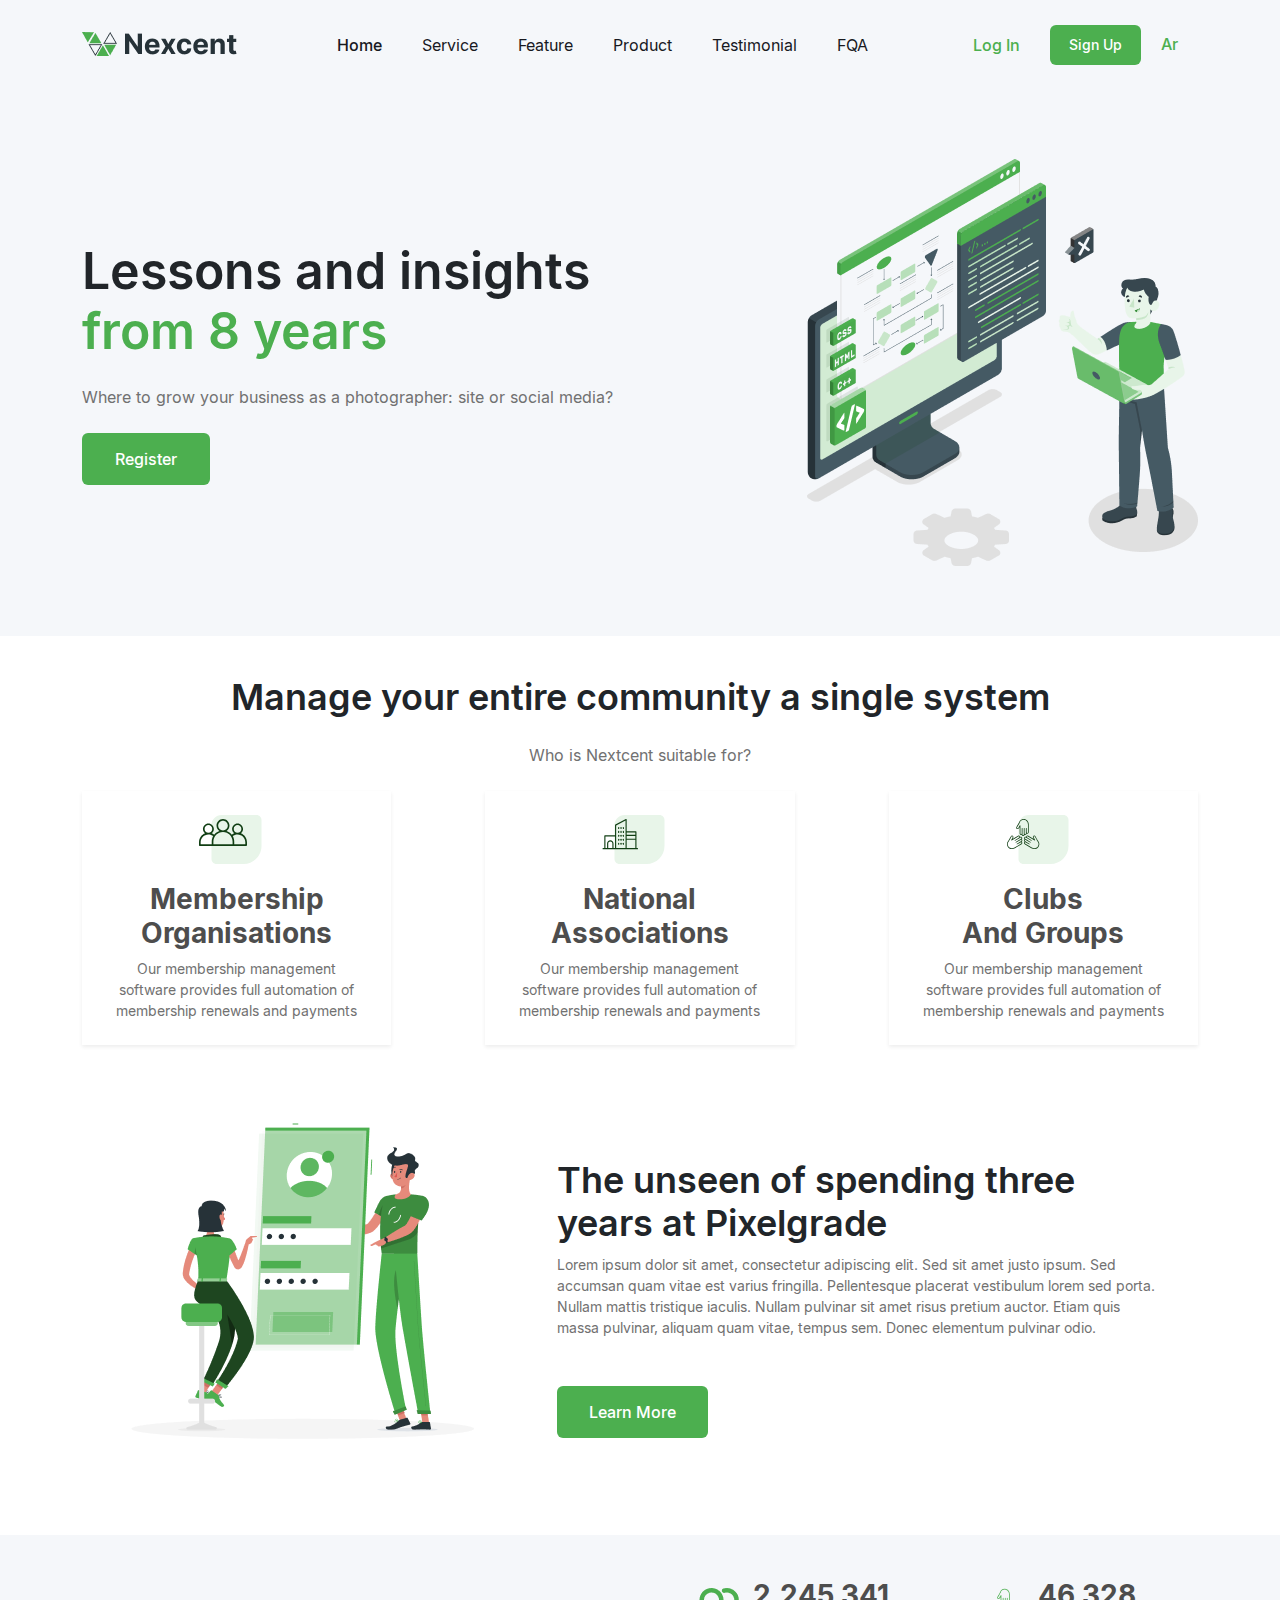
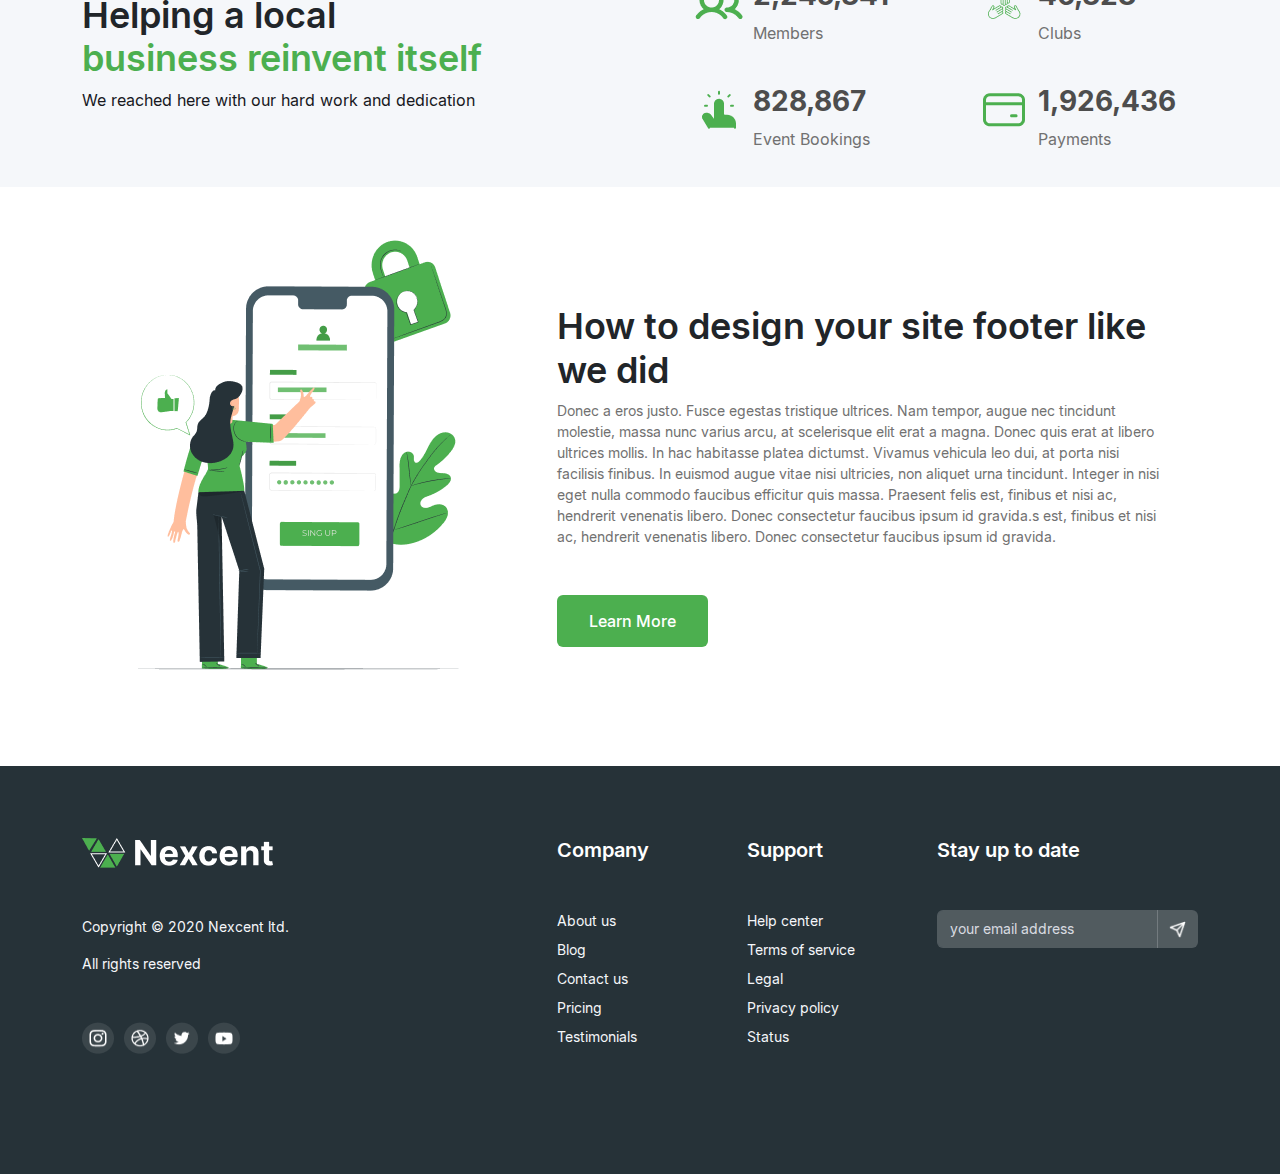
<file: index.html>
<!DOCTYPE html>
<html lang="en" dir="ltr">
<head>
    <meta charset="UTF-8">
    <meta name="viewport" content="width=device-width, initial-scale=1.0">
    <title>Landing</title>
    <link href="https://cdn.jsdelivr.net/npm/bootstrap@5.3.3/dist/css/bootstrap.min.css" rel="stylesheet" integrity="sha384-QWTKZyjpPEjISv5WaRU9OFeRpok6YctnYmDr5pNlyT2bRjXh0JMhjY6hW+ALEwIH" crossorigin="anonymous">
    <link href="sass/main.css" rel="stylesheet">
</head>
<body>
    <header>
        <nav class=" container-lg navbar navbar-expand-lg pt-lg-3 pb-lg-3">
            <div class="container-fluid">
              <a class="navbar-brand pt-0" href="#">
                <img src="assets/imgs/Logo (1).png" alt="logo"></a>
              <button class="navbar-toggler border-0 shadow-none" type="button" data-bs-toggle="navbar-collapse" data-bs-target="#navbarSupportedContent" aria-controls="navbarSupportedContent" aria-expanded="false" aria-label="Toggle navigation">
                <span class="navbar-toggler-icon"></span>
              </button>
              <div class=" navbar-collapse " id="navbarSupportedContent">
                <div class=" d-block d-lg-none text-end mb-3 pb-3 border-bottom">
                    <button type="button" class="btn-close border-0 shadow-none"  id="closeMenuBtn"></button>    
                </div>
                <ul class="navbar-nav m-auto  gap-lg-2 gap-xl-4 gap-xxl-5  align-items-center">
                  <li class="nav-item">
                    <a class="nav-link active" aria-current="page" href="#">Home</a>
                  </li>
                  <li class="nav-item">
                    <a class="nav-link" href="#">Service</a>
                  </li>
                  <li class="nav-item">
                    <a class="nav-link" href="#">Feature</a>
                  </li>
                  <li class="nav-item">
                    <a class="nav-link" href="#">Product</a>
                  </li>
                  <li class="nav-item">
                    <a class="nav-link" href="#">Testimonial</a>
                  </li>
                  <li class="nav-item">
                    <a class="nav-link" href="#">FQA</a>
                  </li>  
                </ul>
                <div class="d-flex flex-lg-row flex-column gap-lg-2  nav-btns align-items-center">
                    <a class="log-in-btn d-flex align-items-center justify-content-center" href="#">Log In</a>
                    <a class="sign-up-btn d-flex align-items-center justify-content-center " href="#">Sign Up</a>
                </div>
                <div class="p-3 text-center"><a class="lang-btn text-center p-1" href="index-ar.html">Ar</a></div>    
              </div>
            </div>
          </nav>
          <div class="overlay-backdrop d-lg-none"></div>
    </header>
    <section class="banner">
      <div class="container">
        <div class="row align-items-center">
          <div class="col-lg-7 banner-text order-lg-1 order-2 text-lg-start text-center">
            <h1>Lessons and insights
              <span class="d-block">from 8 years</span>       
            </h1>    
              <p class=" mt-4 mb-4">Where to grow your business as a photographer: site or social media?</p>
                <a href="#" class="d-flex align-items-center justify-content-center">Register</a>    
          </div>
          <div class="col-lg-5 order-lg-2 order-1 text-lg-end text-center">
            <img src="assets/imgs/Illustration.png" alt="illustration_image" class="img-fluid">
          </div>
        </div>
      </div>

    </section>
    <section class="container community text-center pb-4 ">
      <h2 class="my-2">
        Manage your entire community a single system
      </h2>
      <p class="my-4">Who is Nextcent suitable for?
      </p>
      <div class="row">
        <div class="col-12 col-lg ">
          <div class="community-part shadow-sm d-flex flex-column align-items-center">
            <div class="icons">
              <img src="assets/imgs/community-section/Rectangle 157.svg" alt="icon background" class="img-fluid ">
              <img src="assets/imgs/community-section/Vector.svg" alt="membership organozation icon" class="img-fluid ">
            </div>
            <h3 class="my-2">Membership <span class="d-lg-block">Organisations</span></h3>
            <p class="description">Our membership management
               software provides full automation of
               membership renewals and payments</p>
          </div> 
        </div>
        <div class="col-12 col-lg">
          <div class="community-part shadow-sm d-flex flex-column align-items-center">
            <div class="icons">
              <img src="assets/imgs/community-section/Rectangle 157.svg" alt="icon background" class="img-fluid">
              <img src="assets/imgs/community-section/Group 1.svg" alt="national assosiation icon" class="img-fluid ">
            </div>
          <h3 class="my-2">
            National <span class="d-lg-block">Associations</span>  
          </h3>
          <p class="description">Our membership management
            software provides full automation of
            membership renewals and payments</p>
          </div>   
        </div>
        <div class=" col-12 col-lg">
          <div class="community-part shadow-sm d-flex flex-column align-items-center">
            <div class="icons">
              <img src="assets/imgs/community-section/Rectangle 157.svg" alt="icon background" class="img-fluid ">
              <img src="assets/imgs/community-section/Group 2.svg" alt="clubs and groups icon" class="img-fluid ">
            </div>  
          <h3 class="my-2">
            Clubs <span class="d-lg-block">And Groups</span> 
          </h3>
          <p class="description ">Our membership management
            software provides full automation of
            membership renewals and payments</p>
          </div>     
        </div>
      </div>
    </section>
    <section class="container rafiki ">
      <div class="row align-items-center">
        <div class="col-lg-5 text-lg-start text-center">
          <img src="assets/imgs/rafiki.png" alt="rafiki image" class="img-fluid mb-5">
        </div>
        <div class="col-lg-7 pe-lg-5 text-lg-start text-center">
          <h3>The unseen of spending three years at Pixelgrade</h3>
          <p class="mb-lg-5 mb-4 ">
            Lorem ipsum dolor sit amet, consectetur adipiscing elit. 
            Sed sit amet justo ipsum. Sed accumsan quam vitae est varius fringilla.
             Pellentesque placerat vestibulum lorem sed porta. Nullam mattis tristique iaculis.
             Nullam pulvinar sit amet risus pretium auctor. Etiam quis massa pulvinar, 
            aliquam quam vitae, tempus sem. Donec elementum pulvinar odio.
          </p>
            <a href="#"  class="d-flex align-items-center justify-content-center">Learn More</a>
        </div>
      </div>
    </section>
    <section class="achievements mt-5">
      <div class="container ">
        <div class="row align-items-center  ">
          <div class="col-lg-6 text-lg-start text-center">
            <h3 class="header">Helping a local<span class="d-block"> business reinvent itself</span></h3>
            <p class="description">We reached here with our hard work and dedication</p>
          </div>
          <div class="col-lg-6 ">
            <div class="row row-cols-1 row-cols-sm-2">
              <div class="col mt-4">
                <div class="d-flex flex-row justify-content-center">
                  <div class="achievements-img">
                    <img src="assets/imgs/achievements/members.png"class="img-fluid" alt="members image">
                  </div> 
                  <div class="achievement-description">
                    <h3 class="number-header">2,245,341</h3>
                    <p>Members</p>
                  </div>
              </div>
            </div>
              <div class="col mt-4">
                <div class="d-flex flex-row justify-content-center">
                  <div class="achievements-img">
                    <img src="assets/imgs/achievements/clubs.png"class="img-fluid" alt="clubs image">
                  </div>
                  <div class="achievement-description">
                    <h3 class="number-header">46,328</h3>
                    <p>Clubs</p>
                  </div>
              </div>
            </div>
              <div class="col mt-4">
                <div class="d-flex flex-row justify-content-center ">
                  <div class="achievements-img">
                    <img src="assets/imgs/achievements/event-booking.png"class="img-fluid" alt="event booking image">
                  </div> 
                  <div class="achievement-description">
                    <h3 class="number-header">828,867</h3>
                    <p>Event Bookings</p>
                  </div>
              </div>
            </div>
              <div class="col mt-4">
                <div class="d-flex flex-row justify-content-center ">
                  <div class="achievements-img">
                    <img src="assets/imgs/achievements/payment.png"class="img-fluid" alt="payment image">
                  </div>
                  <div class="achievement-description">
                    <h3 class="number-header">1,926,436</h3>
                    <p>Payments</p>
                  </div>
                </div>
              </div>
            </div>
          </div>
        </div>
      </div>
    </section>
    <section class="container calender my-5 ">
      <div class="row align-items-center">
        <div class="col-lg-5 text-lg-start text-center">
          <img src="assets/imgs/pana.png" alt="pana image" class="img-fluid mb-5">
        </div>
        <div class="col-lg-7 pe-lg-5 text-lg-start text-center">
          <h3>How to design your site footer like we did</h3>
          <p class="mb-lg-5 mb-4">
            Donec a eros justo. Fusce egestas tristique ultrices.
             Nam tempor, augue nec tincidunt molestie, massa nunc varius arcu, 
             at scelerisque elit erat a magna. Donec quis erat at libero ultrices mollis.
              In hac habitasse platea dictumst. Vivamus vehicula leo dui,
               at porta nisi facilisis finibus. In euismod augue vitae nisi ultricies, 
               non aliquet urna tincidunt. Integer in nisi eget nulla commodo faucibus efficitur quis massa.
                Praesent felis est, finibus et nisi ac, hendrerit venenatis libero.
                 Donec consectetur faucibus ipsum id gravida.s est, finibus et nisi ac,
                  hendrerit venenatis libero. Donec consectetur faucibus ipsum id gravida.
          </p>
            <a href="#"  class="d-flex align-items-center justify-content-center ">Learn More</a> 
        </div>
      </div>
    </section>
    <footer>
      <div class="container py-5">
        <div class="row py-4  ">
          <div class="col-lg-5 text-lg-start text-center">
            <a href="#">
              <img src="assets/imgs/Logo.png" alt="logo"></a>
              <p class="mt-5">Copyright © 2020 Nexcent ltd.</p>
              <p class="mb-5">All rights reserved</p>
              <div class="d-flex  social-icons mb-5 justify-content-center justify-content-lg-start">
                <a href="#">
                  <img src="assets/imgs/social-icons/instagram.png" alt="instagram-icon"></a>
                  <a href="#">
                    <img src="assets/imgs/social-icons/Social Icon.png" alt="social-icon"></a>
                    <a href="#">
                      <img src="assets/imgs/social-icons/twitter.png" alt="twitter-icon"></a>
                      <a href="#">
                        <img src="assets/imgs/social-icons/youtube.png" alt="youtube-icon"></a>
              </div>
          </div>
          <hr class="d-sm-block d-lg-none d-none">
          <div class="col-lg-2 col-sm-6 text-center text-lg-start">
            <hr class="d-sm-none">
            <h4 class="mb-lg-5 mb-4">Company</h4>
            <div class="d-flex flex-column gap-2">
              <a href="#">About us</a>
              <a href="#">Blog</a>
              <a href="#">Contact us</a>
              <a href="#">Pricing</a>
              <a href="#">Testimonials</a>
            </div> 
          </div>
          <div class="col-lg-2 col-sm-6 text-center text-lg-start">
            <hr class="d-sm-none">
            <h4 class="mb-lg-5 mb-4">Support</h4>
            <div class="d-flex flex-column gap-2"><a href="#">Help center</a>
              <a href="#">Terms of service</a>
              <a href="#">Legal</a>
              <a href="#">Privacy policy</a>
              <a href="#">Status</a>
            </div> 
          </div>
          <div class="col-lg-3 text-center text-lg-start ">
            <hr class="d-lg-none">
            <h4 class="mb-lg-5 mb-4">Stay up to date</h4>
            <div class="form-div m-auto ms-lg-0">
              <form >
                <div class="input-group ">
                  <input type="email" class="form-control border-end-0" placeholder="your email address" aria-label="Email">
                  <button type="submit" class="btn border-0 border-start-0" ><img src="assets/imgs/send.png"></button>
                </div>
              </form>
            </div>
          </div>    
        </div>
      </div>
    </footer>
    <script src="https://cdn.jsdelivr.net/npm/bootstrap@5.3.3/dist/js/bootstrap.bundle.min.js" integrity="sha384-YvpcrYf0tY3lHB60NNkmXc5s9fDVZLESaAA55NDzOxhy9GkcIdslK1eN7N6jIeHz" crossorigin="anonymous"></script>
    <script src="js/main.js"></script>
</body>
</html>
</file>
<file: sass/main.css>
.btns, body .rafiki a, body .calender a, body .banner .banner-text a, body header .navbar .lang-btn, body header .navbar .nav-btns .sign-up-btn, body header .navbar .nav-btns .log-in-btn {
  font-family: "inter-medium-500";
  border-radius: 6px;
  text-decoration: none;
}

.btn-colored, body .rafiki a, body .calender a, body .banner .banner-text a, body header .navbar .lang-btn:hover, body header .navbar .nav-btns .sign-up-btn, body header .navbar .nav-btns .log-in-btn:hover {
  background-color: #4CAF4F;
  color: #ffffff;
}

@media (max-width: 575.98px) {
  .logo-size, body footer a img, body header img {
    width: 120px;
    height: 19px;
  }
}

@font-face {
  font-family: "inter-reguler-400";
  src: url("../../assets/web-fonts/Inter-Regular.ttf") format("truetype");
  font-style: normal;
}
@font-face {
  font-family: "inter-medium-500";
  src: url("../../assets/web-fonts/Inter-Medium.ttf") format("truetype");
  font-style: normal;
}
@font-face {
  font-family: "inter-semibold-600";
  src: url("../../assets/web-fonts/Inter-SemiBold.ttf") format("truetype");
  font-style: normal;
}
@font-face {
  font-family: "inter-bold-700";
  src: url("../../assets/web-fonts/Inter-Bold.ttf") format("truetype");
  font-style: normal;
}
body header {
  background-color: #F5F7FA;
}
body header .navbar .navbar-toggler:hover {
  opacity: 0.7;
}
@media (max-width: 767.98px) {
  body header .navbar .navbar-toggler {
    font-size: medium;
  }
}
body header .navbar .nav-btns a {
  width: 91px;
  height: 40px;
}
body header .navbar .nav-btns .log-in-btn {
  color: #4CAF4F;
}
body header .navbar .nav-btns .log-in-btn:hover {
  opacity: 0.7;
}
body header .navbar .nav-btns .sign-up-btn {
  font-size: 14px;
}
body header .navbar .nav-btns .sign-up-btn:hover {
  opacity: 0.7;
}
body header .navbar .lang-btn {
  color: #4CAF4F;
}
body header .navbar .lang-btn:hover {
  opacity: 0.7;
}
@media (max-width: 991.98px) {
  body header .navbar .navbar-collapse {
    position: fixed;
    top: 0;
    inset-inline-end: -200px;
    width: 200px;
    height: 100%;
    background-color: #F5F7FA;
    z-index: 1000;
    transition: inset-inline-end 0.3s ease-in-out;
    padding: 20px;
  }
  body header .navbar .navbar-collapse.show {
    inset-inline-end: 0;
  }
}
body header .navbar .navbar-collapse .navbar-nav .nav-link {
  font-size: 16px;
  font-family: "inter-reguler-400";
  color: #18191F;
}
body header .navbar .navbar-collapse .navbar-nav .nav-link:hover {
  opacity: 0.7;
}
body header .navbar .navbar-collapse .navbar-nav .active {
  font-family: "inter-medium-500";
}
@media (max-width: 991.98px) {
  body header .overlay-backdrop {
    position: fixed;
    top: 0;
    inset-inline-start: 0;
    width: 100%;
    height: 100%;
    background-color: rgba(0, 0, 0, 0.5);
    z-index: 999;
    display: none;
    opacity: 0;
    transition: opacity ease-in-out;
  }
  body header .overlay-backdrop.show {
    display: block;
    opacity: 1;
  }
}
body .banner {
  background-color: #F5F7FA;
}
@media (min-width: 992px) {
  body .banner {
    padding-block: 70px;
  }
}
@media (max-width: 991.98px) {
  body .banner {
    padding-block: 40px;
  }
  body .banner img {
    width: 60%;
    height: auto;
  }
}
body .banner .banner-text h1 {
  font-family: "inter-semibold-600";
}
@media (min-width: 1400px) {
  body .banner .banner-text h1 {
    font-size: 64px;
  }
}
@media (min-width: 576px) and (max-width: 1399.98px) {
  body .banner .banner-text h1 {
    font-size: 50px;
  }
}
body .banner .banner-text h1 > *:not(span) {
  color: #18191F;
}
body .banner .banner-text h1 span {
  color: #4CAF4F;
}
body .banner .banner-text p {
  font-family: "inter-reguler-400";
  font-size: 16px;
  color: #717171;
}
body .banner .banner-text a {
  font-size: 16px;
}
body .banner .banner-text a:hover {
  opacity: 0.7;
}
@media (min-width: 576px) {
  body .banner .banner-text a {
    width: 128px;
    height: 52px;
  }
}
@media (max-width: 575.98px) {
  body .banner .banner-text a {
    width: 100px;
    height: 40px;
  }
}
body .community {
  margin-block: 40px;
}
body .community h2 {
  font-family: "inter-semibold-600";
}
@media (min-width: 768px) {
  body .community h2 {
    font-size: 36px;
  }
}
@media (max-width: 575.98px) {
  body .community h2 {
    font-size: 20px;
  }
}
body .community h2 > *:not(span) {
  color: #4D4D4D;
}
body .community h2 span {
  color: #4CAF4F;
}
body .community p {
  font-family: "inter-reguler-400";
  font-size: 16px;
  color: #717171;
}
@media (min-width: 1200px) {
  body .community .row {
    gap: 70px;
  }
}
@media (min-width: 992px) and (max-width: 1199.98px) {
  body .community .row {
    gap: 40px;
  }
}
@media (max-width: 991.98px) {
  body .community .row {
    gap: 25px;
  }
}
body .community .row .community-part {
  padding: 24px 32px 8px;
  box-shadow: 0 0.125rem 0.25rem #ABBED1;
}
body .community .row .community-part .icons {
  width: 75px;
  height: 60px;
  position: relative;
}
body .community .row .community-part .icons img:first-child {
  position: relative;
  z-index: -1;
}
body .community .row .community-part .icons img:last-child {
  position: absolute;
  inset-inline-start: 0%;
  top: 4px;
  z-index: 1;
}
body .community .row .community-part h3 {
  font-family: "inter-bold-700";
  color: #4D4D4D;
}
@media (min-width: 768px) {
  body .community .row .community-part h3 {
    font-size: 28px;
  }
}
body .community .row .community-part .description {
  font-family: "inter-reguler-400";
  font-size: 14px;
  color: #717171;
}
body .rafiki h3, body .calender h3 {
  font-family: "inter-semibold-600";
}
@media (min-width: 768px) {
  body .rafiki h3, body .calender h3 {
    font-size: 36px;
  }
}
@media (max-width: 575.98px) {
  body .rafiki h3, body .calender h3 {
    font-size: 20px;
  }
}
body .rafiki h3 > *:not(span), body .calender h3 > *:not(span) {
  color: #4D4D4D;
}
body .rafiki h3 span, body .calender h3 span {
  color: #4CAF4F;
}
body .rafiki p, body .calender p {
  font-family: "inter-reguler-400";
  font-size: 14px;
  color: #717171;
}
body .rafiki a, body .calender a {
  font-size: 16px;
}
body .rafiki a:hover, body .calender a:hover {
  opacity: 0.7;
}
@media (min-width: 576px) {
  body .rafiki a, body .calender a {
    width: 151px;
    height: 52px;
  }
}
@media (max-width: 575.98px) {
  body .rafiki a, body .calender a {
    width: 120px;
    height: 40px;
  }
}
body .achievements {
  background-color: #F5F7FA;
  padding-block: 20px;
}
body .achievements .header {
  font-family: "inter-semibold-600";
}
@media (min-width: 768px) {
  body .achievements .header {
    font-size: 36px;
  }
}
@media (max-width: 575.98px) {
  body .achievements .header {
    font-size: 20px;
  }
}
body .achievements .header > *:not(span) {
  color: #4D4D4D;
}
body .achievements .header span {
  color: #4CAF4F;
}
body .achievements .description {
  font-size: 16px;
  font-family: "inter-reguler-400";
  color: #18191F;
}
body .achievements .number-header {
  font-family: "inter-bold-700";
  color: #4D4D4D;
}
@media (min-width: 768px) {
  body .achievements .number-header {
    font-size: 28px;
  }
}
body .achievements p {
  font-family: "inter-reguler-400";
  font-size: 16px;
  color: #717171;
}
body .achievements .achievements-img {
  width: 48px;
  height: 48px;
  margin-inline-end: 10px;
}
body .achievements .achievement-description {
  width: 117px;
}
body footer {
  background-color: #263238;
}
body footer p {
  font-family: "inter-reguler-400";
  font-size: 14px;
  color: #F5F7FA;
}
body footer .social-icons a {
  padding-inline-end: 10px;
}
body footer .social-icons a:hover {
  opacity: 0.7;
}
body footer .social-icons a img {
  width: 32px;
  height: 32px;
}
body footer h4 {
  font-family: "inter-semibold-600";
  font-size: 20px;
  color: #ffffff;
}
body footer a {
  font-family: "inter-reguler-400";
  font-size: 14px;
  color: #F5F7FA;
  text-decoration: none;
}
body footer a:hover {
  opacity: 0.7;
}
@media (max-width: 991.98px) {
  body footer .form-div {
    width: 255px;
  }
}
body footer .form-div .input-group .form-control {
  border-color: rgba(255, 255, 255, 0.2);
  background-color: rgba(255, 255, 255, 0.2);
}
body footer .form-div .input-group .form-control::-moz-placeholder {
  font-family: "inter-reguler-400";
  font-size: 14px;
  color: #D9DBE1;
}
body footer .form-div .input-group .form-control::placeholder {
  font-family: "inter-reguler-400";
  font-size: 14px;
  color: #D9DBE1;
}
body footer .form-div .input-group button {
  background-color: rgba(255, 255, 255, 0.2);
}
body footer .form-div .input-group button img {
  width: 17px;
  height: 17px;
}
body footer hr {
  color: #F5F7FA;
}/*# sourceMappingURL=main.css.map */
</file>
